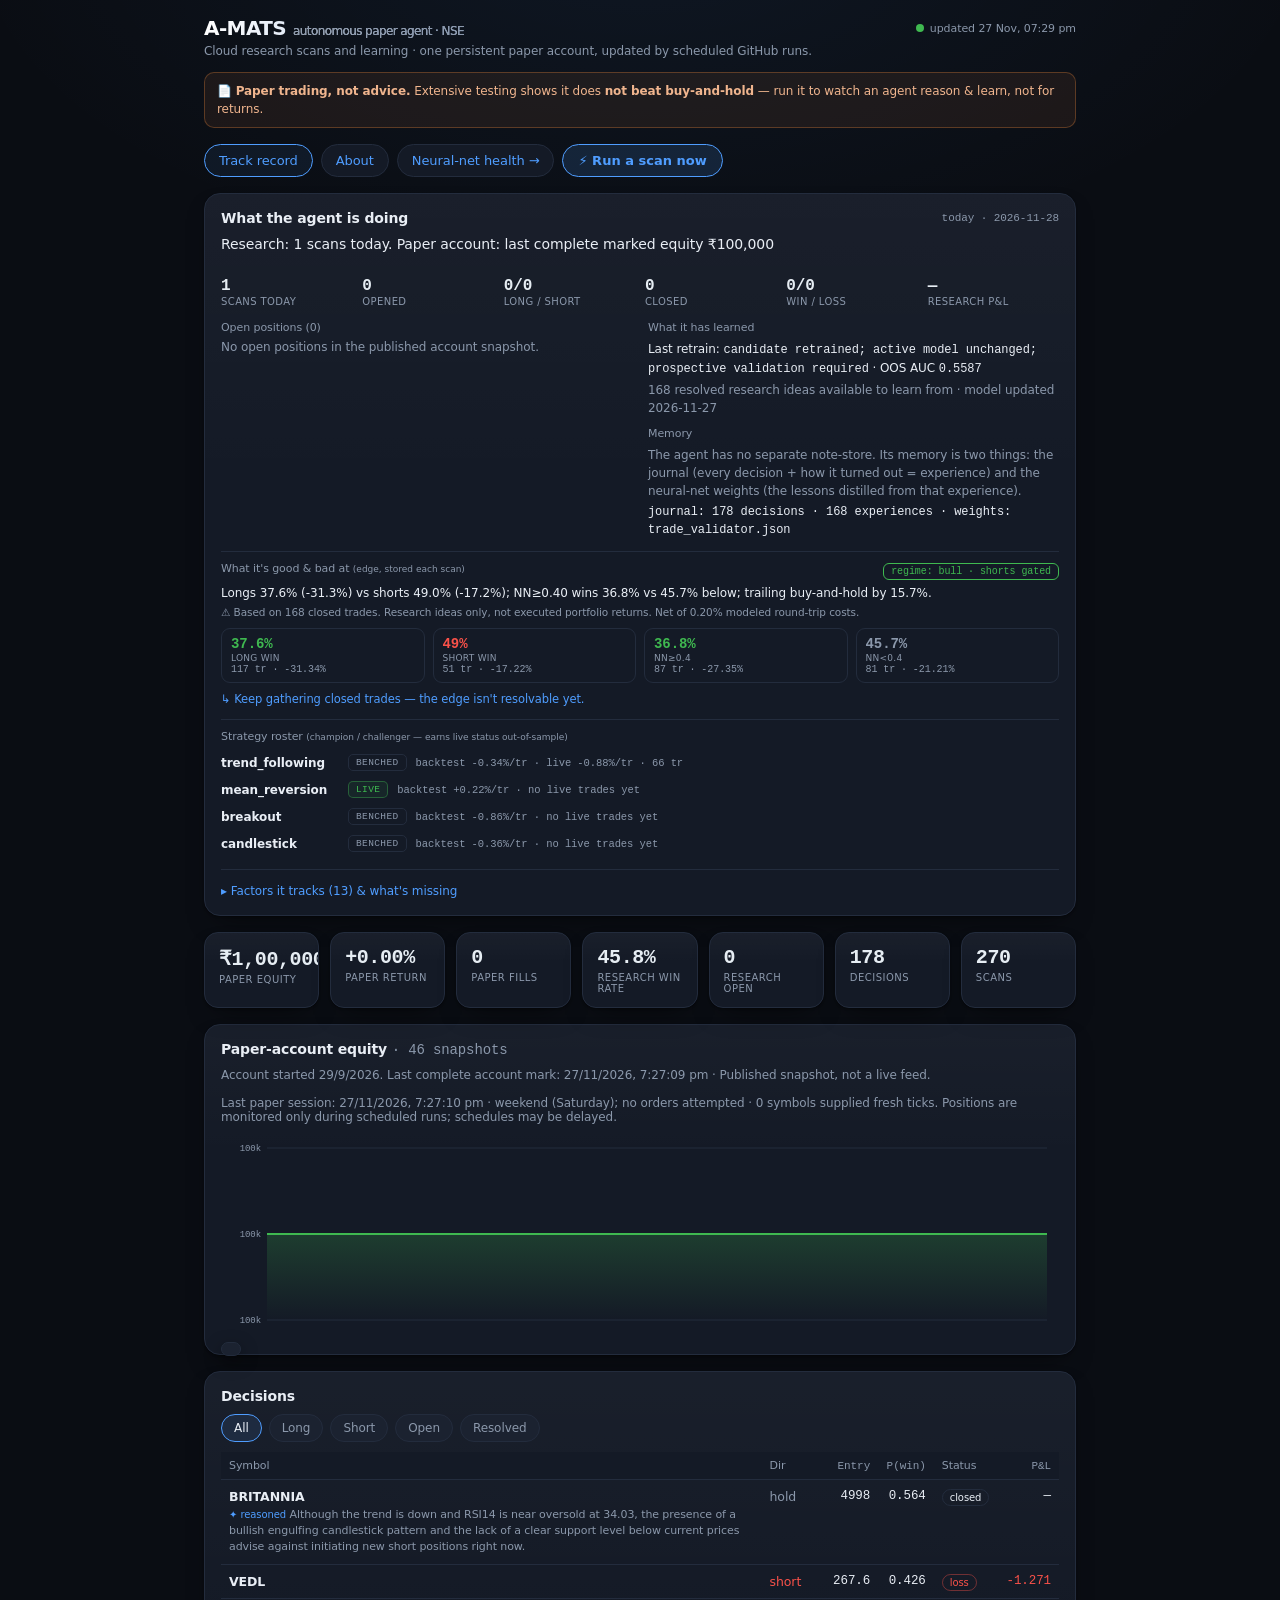
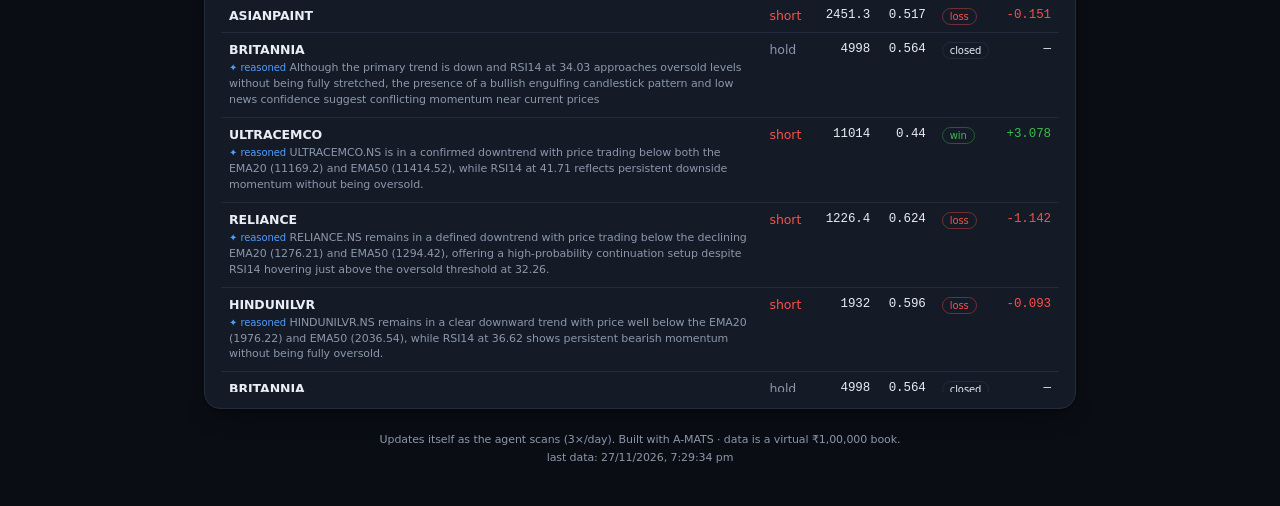
<file: docs/index.html>
<!doctype html>
<html lang="en">
<head>
<meta charset="utf-8" />
<meta name="viewport" content="width=device-width, initial-scale=1, viewport-fit=cover" />
<title>A-MATS · live autonomous trading agent</title>
<meta name="description" content="Live dashboard of an autonomous multi-agent that screens NSE stocks, reasons, paper-trades, and learns on its own — shown honestly against buy-and-hold." />
<meta name="theme-color" content="#0b0e14" />
<meta property="og:type" content="website" />
<meta property="og:site_name" content="A-MATS" />
<meta property="og:title" content="A-MATS — a live autonomous trading agent that learns (and stays honest)" />
<meta property="og:description" content="Screens the market, reasons, paper-trades, and learns on its own in the cloud. Shown against buy-and-hold. Paper trading, not advice." />
<meta property="og:url" content="https://leela1836.github.io/A-MATS/" />
<meta property="og:image" content="https://leela1836.github.io/A-MATS/og.png" />
<meta name="twitter:card" content="summary_large_image" />
<meta name="twitter:title" content="A-MATS — a live autonomous trading agent that learns (and stays honest)" />
<meta name="twitter:description" content="Screens, reasons, paper-trades, and learns on its own. Shown honestly against buy-and-hold." />
<meta name="twitter:image" content="https://leela1836.github.io/A-MATS/og.png" />
<style>
  :root{
    --bg:#0a0d13; --surface:#141a26; --surface2:#1b2230; --border:#232c3d;
    --border2:#2e3a54; --fg:#e9eef5; --muted:#8b98ab; --accent:#4f9dff;
    --green:#3fb950; --red:#f85149; --amber:#f0883e; --teal:#3fb9a0;
    --shadow:0 1px 2px rgba(0,0,0,.35), 0 12px 28px -14px rgba(0,0,0,.7);
    --sheen:linear-gradient(180deg, rgba(255,255,255,.025), rgba(255,255,255,0) 40%);
  }
  *{box-sizing:border-box}
  html,body{margin:0;color:var(--fg);overflow-x:hidden;letter-spacing:-.005em;
    background:radial-gradient(1100px 560px at 50% -8%, rgba(79,157,255,.07), transparent 62%), var(--bg);
    background-attachment:fixed;
    font-family:-apple-system,BlinkMacSystemFont,"Segoe UI",Roboto,system-ui,sans-serif;
    -webkit-font-smoothing:antialiased}
  a{color:var(--accent);text-decoration:none}
  .wrap{max-width:900px;margin:0 auto;padding:16px 14px 40px}
  .mono{font-family:ui-monospace,SFMono-Regular,Menlo,Consolas,monospace}
  header{display:flex;align-items:center;justify-content:space-between;gap:8px;margin-bottom:4px;flex-wrap:wrap}
  .brand{font-weight:800;font-size:20px;letter-spacing:-.03em;
    background:linear-gradient(92deg,#ffffff,#a9c1e6);-webkit-background-clip:text;background-clip:text;
    -webkit-text-fill-color:transparent}
  .brand span{color:var(--muted);font-weight:400;font-size:12px;margin-left:7px;-webkit-text-fill-color:var(--muted)}
  .live{display:flex;align-items:center;gap:6px;font-size:11px;color:var(--muted)}
  .dot{width:8px;height:8px;border-radius:50%;background:var(--green);
    box-shadow:0 0 0 0 rgba(63,185,80,.5);animation:pulse 2.4s infinite}
  @keyframes pulse{0%{box-shadow:0 0 0 0 rgba(63,185,80,.45)}70%{box-shadow:0 0 0 7px rgba(63,185,80,0)}100%{box-shadow:0 0 0 0 rgba(63,185,80,0)}}
  .sub{color:var(--muted);font-size:12px;margin:2px 0 14px}
  .note{background:rgba(240,136,62,.08);border:1px solid rgba(240,136,62,.3);
    color:#f0b58e;border-radius:10px;padding:9px 12px;font-size:12px;margin-bottom:16px;line-height:1.5}
  .nav{display:flex;gap:8px;margin-bottom:16px;flex-wrap:wrap}
  .nav a{background:var(--surface);border:1px solid var(--border);border-radius:999px;
    padding:8px 14px;font-size:13px;font-weight:500;transition:border-color .15s, color .15s, background .15s}
  .nav a:hover{border-color:var(--border2);color:var(--fg)}
  .nav a.active{border-color:var(--accent);color:var(--accent);background:rgba(79,157,255,.08)}
  .runbtn{background:rgba(79,157,255,.14);border:1px solid var(--accent);color:var(--accent);
    border-radius:999px;padding:8px 15px;font-size:13px;font-weight:600;cursor:pointer;font-family:inherit;
    transition:background .15s, transform .1s}
  .runbtn:hover{background:rgba(79,157,255,.22)}
  .runbtn:active{transform:translateY(1px)}
  .tokpanel{background:var(--surface);border:1px solid var(--border);border-radius:12px;padding:13px;margin-bottom:16px;font-size:12.5px;line-height:1.55}
  .tokpanel ol{margin:8px 0;padding-left:20px;color:var(--muted)}
  .tokpanel input{width:100%;background:var(--surface2);border:1px solid var(--border);color:var(--fg);
    border-radius:8px;padding:9px;font-family:ui-monospace,monospace;font-size:12px;margin:8px 0}
  .tokpanel .row{display:flex;gap:8px;align-items:center;flex-wrap:wrap}
  .tokpanel button{background:var(--accent);color:#0b0e14;border:0;border-radius:8px;padding:9px 16px;font-weight:600;cursor:pointer}
  .toast{position:fixed;left:50%;bottom:22px;transform:translateX(-50%);background:var(--surface2);
    border:1px solid var(--border);border-radius:10px;padding:11px 16px;font-size:13px;z-index:50;
    box-shadow:0 8px 30px rgba(0,0,0,.5);max-width:90vw}
  .tiles{display:grid;grid-template-columns:repeat(auto-fit,minmax(98px,1fr));gap:11px;margin-bottom:16px}
  .tile{background-image:var(--sheen);background-color:var(--surface);border:1px solid var(--border);
    border-radius:14px;padding:13px 14px;overflow:hidden;box-shadow:var(--shadow);
    transition:transform .16s ease, border-color .16s ease}
  .tile:hover{transform:translateY(-2px);border-color:var(--border2)}
  .tile .v{font-size:20px;font-weight:700;letter-spacing:-.02em}
  .tile .l{font-size:10px;color:var(--muted);margin-top:3px;text-transform:uppercase;letter-spacing:.05em}
  .card{background-image:var(--sheen);background-color:var(--surface);border:1px solid var(--border);
    border-radius:16px;padding:16px;margin-bottom:16px;box-shadow:var(--shadow);transition:border-color .2s ease}
  .card:hover{border-color:var(--border2)}
  .card h2{margin:0 0 10px;font-size:14px;font-weight:600;letter-spacing:-.01em}
  .chart{position:relative;width:100%;height:200px;touch-action:none}
  .tt{position:absolute;pointer-events:none;background:var(--surface2);border:1px solid var(--border);
    border-radius:8px;padding:6px 9px;font-size:11px;z-index:5;box-shadow:0 6px 18px rgba(0,0,0,.4);white-space:nowrap}
  .chips{display:flex;gap:7px;flex-wrap:wrap;margin-bottom:10px}
  .chip{background:var(--surface2);border:1px solid var(--border);color:var(--muted);border-radius:999px;
    padding:6px 12px;font-size:12px;cursor:pointer;user-select:none}
  .chip.on{border-color:var(--accent);color:var(--fg);background:rgba(79,157,255,.1)}
  table{width:100%;border-collapse:collapse;font-size:12.5px}
  th{text-align:left;color:var(--muted);font-weight:500;padding:7px 8px;font-size:11px;
    position:sticky;top:0;background:var(--surface)}
  td{padding:9px 8px;border-top:1px solid var(--border);vertical-align:top}
  .sym{font-weight:600}
  .long{color:var(--green)} .short{color:var(--red)} .hold{color:var(--muted)}
  .pill{font-size:10px;padding:2px 7px;border-radius:999px;border:1px solid var(--border)}
  .win{color:var(--green);border-color:rgba(63,185,80,.4)} .loss{color:var(--red);border-color:rgba(248,81,73,.4)}
  .th{color:var(--muted);font-size:11px;margin-top:3px;line-height:1.45;max-width:520px}
  .llm{color:var(--accent);font-size:10px}
  footer{color:var(--muted);font-size:11px;text-align:center;margin-top:22px;line-height:1.6}
  .empty{color:var(--muted);text-align:center;padding:26px;font-size:13px}
  .summary .shead{display:flex;align-items:center;justify-content:space-between;margin-bottom:8px}
  .headline{font-size:14px;line-height:1.5;margin:0 0 12px;color:var(--fg)}
  .headline{overflow-wrap:anywhere}
  .vshold{display:flex;flex-wrap:wrap;align-items:center;gap:4px 14px;margin:-4px 0 14px;
    font-family:ui-monospace,monospace;font-size:11px}
  .vshold .k{color:var(--muted);text-transform:uppercase;letter-spacing:.04em;font-size:10px}
  .leg{display:flex;gap:12px;font-family:ui-monospace,monospace;font-size:10px;color:var(--muted);margin-bottom:6px}
  .leg .a{color:var(--green)} .leg b{font-weight:400}
  .stoday{display:grid;grid-template-columns:repeat(auto-fit,minmax(80px,1fr));gap:10px;margin-bottom:14px}
  .stoday>div{min-width:0}
  .stoday .v{font-size:16px;font-weight:600}
  .stoday .l{font-size:10px;color:var(--muted);text-transform:uppercase;letter-spacing:.04em;margin-top:1px}
  .sgrid{display:grid;grid-template-columns:1fr;gap:16px}
  .sgrid>div{min-width:0}
  @media(min-width:620px){.sgrid{grid-template-columns:1fr 1fr}}
  .slabel{font-size:11px;color:var(--muted);margin-bottom:6px}
  .sbody{font-size:12px;line-height:1.5;color:var(--fg);overflow-wrap:anywhere}
  .sbody .mut{color:var(--muted)}
  .sopen{display:flex;flex-direction:column;gap:6px;max-height:210px;overflow-y:auto;overflow-x:hidden}
  .pos{border:1px solid var(--border);border-radius:9px;padding:7px 9px;font-size:11.5px}
  .pos .top{display:flex;justify-content:space-between;gap:2px 10px;align-items:baseline;flex-wrap:wrap}
  .pos .plan{color:var(--muted);font-family:ui-monospace,monospace;font-size:10.5px;overflow-wrap:anywhere}
  .pos .th{color:var(--muted);margin-top:3px;line-height:1.4}
  .sinsights{border-top:1px solid var(--border);margin-top:12px;padding-top:10px}
  .inshead{display:flex;align-items:center;justify-content:space-between;gap:8px;flex-wrap:wrap}
  .regchip{font-family:ui-monospace,monospace;font-size:10px;border:1px solid var(--muted);
    border-radius:6px;padding:2px 7px;color:var(--muted);white-space:nowrap}
  .inscaveat{font-size:10.5px;line-height:1.4;margin:0 0 8px;color:var(--amber)}
  .edgegrid{display:grid;grid-template-columns:repeat(auto-fit,minmax(84px,1fr));gap:8px;margin-bottom:8px}
  .edge{border:1px solid var(--border);border-radius:9px;padding:7px 9px}
  .edge .w{font-family:ui-monospace,monospace;font-size:14px;font-weight:600}
  .edge .el{font-size:9px;color:var(--muted);text-transform:uppercase;letter-spacing:.03em;margin-top:1px}
  .edge .em{font-size:10px;color:var(--muted);font-family:ui-monospace,monospace;margin-top:1px}
  .issug{font-size:11.5px;color:var(--accent);line-height:1.45}
  .sroster{border-top:1px solid var(--border);margin-top:12px;padding-top:10px}
  .rrow{display:flex;align-items:center;gap:9px;padding:5px 0;font-size:12px;flex-wrap:wrap}
  .rname{font-weight:600;min-width:118px}
  .rbadge{font-size:9.5px;font-family:ui-monospace,monospace;text-transform:uppercase;letter-spacing:.04em;
    border-radius:5px;padding:2px 7px;border:1px solid}
  .rbadge.live{color:var(--green);border-color:rgba(63,185,80,.4);background:rgba(63,185,80,.08)}
  .rbadge.shadow{color:var(--amber);border-color:rgba(240,136,62,.4);background:rgba(240,136,62,.08)}
  .rbadge.benched{color:var(--muted);border-color:var(--border)}
  .rmeta{color:var(--muted);font-family:ui-monospace,monospace;font-size:10.5px}
  .sfactors{border-top:1px solid var(--border);margin-top:12px;padding-top:10px}
  .flink{color:var(--accent);font-size:12px;cursor:pointer;user-select:none}
  .fchips{display:flex;flex-wrap:wrap;gap:6px;margin:8px 0}
  .fchip{font-size:10px;font-family:ui-monospace,monospace;color:var(--muted);
    border:1px solid var(--border);border-radius:5px;padding:2px 6px}
</style>
</head>
<body>
<div class="wrap">
  <header>
    <div class="brand">A-MATS<span>autonomous paper agent · NSE</span></div>
    <div class="live"><span class="dot"></span><span id="updated">connecting…</span></div>
  </header>
  <div class="sub">Cloud research scans and learning · one persistent paper account, updated by scheduled GitHub runs.</div>
  <div class="note">📄 <b>Paper trading, not advice.</b> Extensive testing shows it does <b>not beat buy-and-hold</b> — run it to watch an agent reason &amp; learn, not for returns.</div>

  <div class="nav">
    <a class="active" href="./">Track record</a>
    <a href="./about.html">About</a>
    <a href="./nn.html">Neural-net health →</a>
    <button class="runbtn" onclick="runScan()">⚡ Run a scan now</button>
  </div>

  <div class="tokpanel" id="tokpanel" hidden>
    One-tap scans trigger the GitHub Action directly. That needs a token, kept
    <b>only in this browser</b> — never uploaded, never in the page.
    <ol>
      <li>GitHub → <b>Settings → Developer settings → Fine-grained tokens → Generate</b>.</li>
      <li>Repository access: <b>only A-MATS</b>. Permissions → <b>Actions: Read and write</b>.</li>
      <li>Paste it below (starts <span class="mono">github_pat_…</span>).</li>
    </ol>
    <input id="tokin" type="password" placeholder="github_pat_..." autocomplete="off" />
    <div class="row">
      <button onclick="saveTok()">Save &amp; enable</button>
      <a href="https://github.com/leela1836/A-MATS/actions/workflows/scan.yml" target="_blank" rel="noopener">…or just open the Actions page</a>
    </div>
  </div>

  <div class="card summary" id="summary" hidden>
    <div class="shead">
      <h2 style="margin:0">What the agent is doing</h2>
      <span class="mono" style="color:var(--muted);font-size:11px" id="sday"></span>
    </div>
    <p class="headline" id="headline"></p>
    <div class="vshold" id="vshold" hidden></div>
    <div class="stoday" id="stoday"></div>
    <div class="sgrid">
      <div>
        <div class="slabel">Open positions <span id="sopenct"></span></div>
        <div class="sopen" id="sopen"></div>
      </div>
      <div>
        <div class="slabel">What it has learned</div>
        <div class="sbody" id="slearn"></div>
        <div class="slabel" style="margin-top:10px">Memory</div>
        <div class="sbody" id="smem"></div>
      </div>
    </div>
    <div class="sinsights" id="sinsights" hidden>
      <div class="inshead">
        <div class="slabel">What it's good &amp; bad at <span style="font-size:9px;text-transform:none;letter-spacing:0">(edge, stored each scan)</span></div>
        <span class="regchip" id="insRegime"></span>
      </div>
      <p class="sbody" id="insHead" style="margin:3px 0 3px"></p>
      <p class="inscaveat" id="insCaveat"></p>
      <div class="edgegrid" id="edgegrid"></div>
      <div class="issug" id="insSug"></div>
    </div>
    <div class="sroster" id="sroster" hidden>
      <div class="slabel">Strategy roster <span style="font-size:9px;text-transform:none;letter-spacing:0">(champion / challenger — earns live status out-of-sample)</span></div>
      <div id="rosterrows"></div>
    </div>
    <div class="sfactors">
      <span class="flink" id="ftoggle"></span>
      <div id="fbody" hidden></div>
    </div>
  </div>

  <div class="tiles" id="tiles"></div>

  <div class="card">
    <h2>Paper-account equity <span class="mono" style="color:var(--muted);font-weight:400" id="eqmeta"></span></h2>
    <p class="sub" id="accountStatus"></p>
    <p class="sub" id="runnerStatus"></p>
    <div class="chart" id="chart"></div>
  </div>

  <div class="card">
    <h2>Decisions</h2>
    <div class="chips" id="chips"></div>
    <div style="max-height:60vh;overflow:auto">
      <table><thead><tr>
        <th>Symbol</th><th>Dir</th><th class="mono" style="text-align:right">Entry</th>
        <th class="mono" style="text-align:right">P(win)</th><th>Status</th><th class="mono" style="text-align:right">P&amp;L</th>
      </tr></thead><tbody id="rows"></tbody></table>
    </div>
  </div>

  <footer>
    Updates itself as the agent scans (3×/day). Built with A-MATS · data is a virtual ₹1,00,000 book.<br>
    <span id="stamp"></span>
  </footer>
</div>
<div class="toast" id="toast" hidden></div>

<script>
// ── trigger a scan (workflow_dispatch) ── token lives only in localStorage
const REPO='leela1836/A-MATS', WF='scan.yml', REF='master';
const ghTok=()=>localStorage.getItem('amats_ghtok')||'';
function toast(m){const t=document.getElementById('toast');t.textContent=m;t.hidden=false;
  clearTimeout(t._t);t._t=setTimeout(()=>t.hidden=true,4500);}
function saveTok(){const v=document.getElementById('tokin').value.trim();
  if(!v){toast('Paste a token first');return;}
  localStorage.setItem('amats_ghtok',v);document.getElementById('tokpanel').hidden=true;
  document.getElementById('tokin').value='';toast('Saved in this browser — tap Run a scan again');}
async function runScan(){
  if(!ghTok()){document.getElementById('tokpanel').hidden=false;
    document.getElementById('tokpanel').scrollIntoView({behavior:'smooth'});return;}
  toast('Queuing scan…');
  try{
    const r=await fetch(`https://api.github.com/repos/${REPO}/actions/workflows/${WF}/dispatches`,{
      method:'POST',headers:{'Authorization':'Bearer '+ghTok(),'Accept':'application/vnd.github+json',
        'X-GitHub-Api-Version':'2022-11-28'},body:JSON.stringify({ref:REF})});
    if(r.status===204){toast('✅ Scan queued — data refreshes in ~3 min');}
    else if(r.status===401||r.status===403){localStorage.removeItem('amats_ghtok');
      toast('⚠️ Token rejected — add it again');document.getElementById('tokpanel').hidden=false;}
    else toast('Could not queue (HTTP '+r.status+')');
  }catch(e){toast('Network error — check connection');}
}
</script>

<script>
const C={green:'#3fb950',red:'#f85149',muted:'#8b98ab',accent:'#4f9dff',border:'#232c3d',surface2:'#1a2130',fg:'#e6edf3'};
const inr=n=>n==null?'—':'₹'+Math.round(n).toLocaleString('en-IN');
let FILTER='all', DATA=null;

function tiles(s,eq){
  const last=DATA.summary?.paper_account?.portfolio||{equity:null,return_percent:null};
  const ret=last.return_percent;
  const t=[
    ['Paper equity',last.equity==null?'—':inr(last.equity),C.fg],
    ['Paper return',ret==null?'—':(ret>=0?'+':'')+ret.toFixed(2)+'%',ret>0?C.green:ret<0?C.red:C.fg],
    ['Paper fills',(DATA.summary?.paper_account?.trades||[]).length,C.fg],
    ['Research win rate',s.win_rate_pct==null?'—':s.win_rate_pct+'%',C.fg],
    ['Research open',s.open,C.fg],
    ['Decisions',s.decisions,C.fg],
    ['Scans',s.scans,C.fg],
  ];
  document.getElementById('tiles').innerHTML=t.map(([l,v,c])=>
    `<div class="tile"><div class="v mono" style="color:${c}">${v}</div><div class="l">${l}</div></div>`).join('');
}

function chart(eq){
  const el=document.getElementById('chart'); el.innerHTML='';
  if(!eq.length){el.innerHTML='<div class="empty">No published paper-account history yet. Check the latest GitHub workflow.</div>';return;}
  const W=el.clientWidth,H=el.clientHeight,P={t:10,r:12,b:18,l:46};
  const pts=eq.map((p,i)=>({i,v:p.equity,b:(typeof p.benchmark==='number'?p.benchmark:null),ts:p.ts}));
  const hasB=pts.some(p=>p.b!==null);
  const vals=pts.flatMap(p=>p.b!==null?[p.v,p.b]:[p.v]);
  const pad=Math.max((Math.max(...vals)-Math.min(...vals))*.08,1);
  const lo=Math.min(...vals)-pad,hi=Math.max(...vals)+pad,span=hi-lo;
  const x=i=>P.l+(pts.length===1 ? 0.5 : i/(pts.length-1))*(W-P.l-P.r);
  const y=v=>P.t+(hi-v)/span*(H-P.t-P.b);
  const up=pts[pts.length-1].v>=pts[0].v, col=up?C.green:C.red;
  const d=pts.map((p,i)=>(i?'L':'M')+x(i).toFixed(1)+','+y(p.v).toFixed(1)).join(' ');
  const area=d+`L${x(pts.length-1).toFixed(1)},${(H-P.b).toFixed(1)}L${x(0).toFixed(1)},${(H-P.b).toFixed(1)}Z`;
  const bd=hasB?pts.map((p,i)=>(p.b===null?'':((i===0||pts[i-1].b===null?'M':'L')+x(i).toFixed(1)+','+y(p.b).toFixed(1)))).join(' ').trim():'';
  const grid=[hi,(hi+lo)/2,lo].map(v=>`<line x1="${P.l}" x2="${W-P.r}" y1="${y(v)}" y2="${y(v)}" stroke="${C.border}"/>
    <text x="${P.l-6}" y="${y(v)+3}" fill="${C.muted}" font-size="9" text-anchor="end" font-family="monospace">${(v/1000).toFixed(0)}k</text>`).join('');
  el.innerHTML=`<svg width="${W}" height="${H}" id="svg">
    <defs><linearGradient id="g" x1="0" y1="0" x2="0" y2="1">
      <stop offset="0" stop-color="${col}" stop-opacity=".22"/><stop offset="1" stop-color="${col}" stop-opacity="0"/></linearGradient></defs>
    ${grid}<path d="${area}" fill="url(#g)"/>
    ${bd?`<path d="${bd}" fill="none" stroke="${C.muted}" stroke-width="1.25" stroke-dasharray="4 3" opacity="0.85"/>`:''}
    <path d="${d}" fill="none" stroke="${col}" stroke-width="1.8"/>
    ${pts.length===1?`<circle cx="${x(0)}" cy="${y(pts[0].v)}" r="4" fill="${col}"/><text x="${x(0)}" y="${y(pts[0].v)-12}" text-anchor="middle" fill="${C.fg}" font-size="12">${inr(pts[0].v)} · first account snapshot</text>`:''}
    <g id="cross" style="display:none"><line stroke="${C.muted}" stroke-dasharray="3 3"/><circle r="3.5" fill="${col}" stroke="#131824" stroke-width="1.5"/></g></svg>`;
  const svg=el.querySelector('#svg'),cross=el.querySelector('#cross'),line=cross.querySelector('line'),dotc=cross.querySelector('circle');
  let tt=el.querySelector('.tt'); if(!tt){tt=document.createElement('div');tt.className='tt';el.appendChild(tt);}
  function move(ev){
    const r=svg.getBoundingClientRect();const cx=(ev.touches?ev.touches[0].clientX:ev.clientX)-r.left;
    let i=Math.round(((cx-P.l)/(W-P.l-P.r))*(pts.length-1));i=Math.max(0,Math.min(pts.length-1,i));
    const p=pts[i];cross.style.display='';line.setAttribute('x1',x(i));line.setAttribute('x2',x(i));
    line.setAttribute('y1',P.t);line.setAttribute('y2',H-P.b);dotc.setAttribute('cx',x(i));dotc.setAttribute('cy',y(p.v));
    tt.style.display='';tt.innerHTML=`<b>${inr(p.v)}</b>${p.b!==null?`<br><span style="color:${C.muted}">hold ${inr(p.b)}</span>`:''}<br><span style="color:${C.muted}">${(p.ts||'').slice(0,10)}</span>`;
    tt.style.left=Math.min(Math.max(x(i)-tt.offsetWidth/2,2),W-tt.offsetWidth-2)+'px';tt.style.top='6px';
  }
  svg.addEventListener('pointermove',move);svg.addEventListener('touchmove',move,{passive:true});
  svg.addEventListener('pointerleave',()=>{cross.style.display='none';tt.style.display='none'});
}

function chips(){
  const f=[['all','All'],['long','Long'],['short','Short'],['open','Open'],['closed','Resolved']];
  document.getElementById('chips').innerHTML=f.map(([k,l])=>
    `<span class="chip ${FILTER===k?'on':''}" data-f="${k}">${l}</span>`).join('');
  document.querySelectorAll('.chip').forEach(c=>c.onclick=()=>{FILTER=c.dataset.f;chips();rows();});
}

function rows(){
  const ds=(DATA.decisions||[]).filter(d=>{
    if(FILTER==='all')return true;
    if(FILTER==='open')return d.status==='open';
    if(FILTER==='closed')return d.status==='closed'&&d.direction!=='hold';
    return d.direction===FILTER;});
  const body=document.getElementById('rows');
  if(!ds.length){body.innerHTML='<tr><td colspan="6" class="empty">No decisions match.</td></tr>';return;}
  body.innerHTML=ds.map(d=>{
    const st=d.status==='closed'&&d.outcome&&d.outcome!=='flat'
      ? `<span class="pill ${d.outcome}">${d.outcome}</span>` : `<span class="pill">${d.status}</span>`;
    const pnl=d.pnl_pct==null?'—':`<span class="${d.pnl_pct>0?'long':d.pnl_pct<0?'short':'hold'}">${d.pnl_pct>0?'+':''}${d.pnl_pct}</span>`;
    const th=(d.source==='llm'&&d.thesis)?`<div class="th"><span class="llm">✦ reasoned</span> ${d.thesis}</div>`:'';
    return `<tr><td><span class="sym">${d.symbol.replace('.NS','')}</span>${th}</td>
      <td class="${d.direction}">${d.direction}</td>
      <td class="mono" style="text-align:right">${d.entry_price??'—'}</td>
      <td class="mono" style="text-align:right">${d.nn_score??'—'}</td>
      <td>${st}</td><td class="mono" style="text-align:right">${pnl}</td></tr>`;}).join('');
}

function esc(x){return (x==null?'':String(x)).replace(/[&<>]/g,c=>({'&':'&amp;','<':'&lt;','>':'&gt;'}[c]));}
function summaryPanel(s){
  const el=document.getElementById('summary'); if(!s){el.hidden=true;return;} el.hidden=false;
  const t=s.today, p=s.portfolio||{}, L=s.learning||{}, M=s.memory||{}, F=s.factors||{};
  document.getElementById('sday').textContent='today · '+(t.date||'');
  document.getElementById('headline').textContent=s.headline||'';
  const B=s.benchmark||{}, vh=document.getElementById('vshold');
  if(B.return_percent!=null){
    const ar=p.return_percent, sp=B.spread_pct;
    const g=v=>v>=0?C.green:C.red, sgn=v=>(v>=0?'+':'')+v.toFixed(2)+'%';
    vh.hidden=false;
    vh.innerHTML=`<span class="k">vs buy &amp; hold</span>`
      +(ar!=null?`<span>agent <b style="color:${g(ar)}">${sgn(ar)}</b></span>`:'')
      +`<span style="color:${C.muted}">hold ${sgn(B.return_percent)}</span>`
      +(sp!=null?`<span>spread <b style="color:${g(sp)}">${sgn(sp)}</b></span>`:'');
  } else vh.hidden=true;
  const pnlCol=t.realized_pnl_pct==null?C.fg:t.realized_pnl_pct>=0?C.green:C.red;
  const wl=t.wins>t.losses?C.green:t.losses>t.wins?C.red:C.fg;
  const cells=[
    ['scans today',t.scans,C.fg],['opened',t.opened,C.fg],
    ['long / short',t.longs+'/'+t.shorts,C.fg],['closed',t.closed,C.fg],
    ['win / loss',t.wins+'/'+t.losses,wl],
    ['research P&L',t.realized_pnl_pct==null?'—':(t.realized_pnl_pct>=0?'+':'')+t.realized_pnl_pct+'%',pnlCol],
  ];
  document.getElementById('stoday').innerHTML=cells.map(([l,v,c])=>
    `<div><div class="v mono" style="color:${c}">${v}</div><div class="l">${l}</div></div>`).join('');

  document.getElementById('sopenct').textContent='('+(s.open_positions||[]).length+')';
  const op=s.open_positions||[];
  document.getElementById('sopen').innerHTML=op.length?op.map(x=>{
    const dc=x.direction==='long'?'long':'short';
    return `<div class="pos"><div class="top">
      <span><span class="${dc}">${esc(x.direction)}</span> <b class="sym">${esc((x.symbol||'').replace('.NS',''))}</b>${x.reasoned?' <span class="llm">✦</span>':''}</span>
      <span class="plan">${x.entry??'—'} → ${x.target??'—'} · stop ${x.stop??'—'}</span></div>
      ${x.thesis?`<div class="th">${esc(x.thesis)}</div>`:''}</div>`;
  }).join(''):'<div class="mut" style="font-size:12px;color:var(--muted)">'+(s.paper_account?.available?'No open positions in the published account snapshot.':'Paper-account positions unavailable.')+'</div>';

  const last=L.last, mdl=L.model||{};
  document.getElementById('slearn').innerHTML=(last
    ? `Last retrain: <span class="mono">${esc(last.note)}</span>${last.oos_auc!=null?` · OOS AUC <span class="mono">${last.oos_auc}</span>`:''}`
    : 'Nothing learned from its own trades yet — it needs closed trades first.')
    +`<div class="mut" style="margin-top:3px">${L.experience_available||0} resolved research ideas available to learn from · model ${mdl.available?('updated '+(mdl.updated_at||'').slice(0,10)):'not built'}</div>`;
  document.getElementById('smem').innerHTML=
    `<span class="mut">${esc(M.what_it_is||'')}</span>`
    +`<div class="mono" style="margin-top:3px">journal: ${M.journal_decisions_total||0} decisions · ${M.journal_experiences||0} experiences · weights: ${esc(M.model_path||'')}</div>`;

  // insights — what it's good & bad at (persisted each scan)
  const I=s.insights, si=document.getElementById('sinsights'), RG=s.regime;
  if(I && I.overall && I.overall.resolved>0){
    si.hidden=false;
    const rc=document.getElementById('insRegime');
    if(RG && RG.regime){
      const col=RG.regime==='bull'?C.green:RG.regime==='bear'?C.red:C.muted;
      rc.textContent='regime: '+RG.regime+(RG.regime!=='bear'?' · shorts gated':'');
      rc.style.color=col; rc.style.borderColor=col; rc.title=RG.note||'';
    } else rc.textContent='';
    document.getElementById('insHead').textContent=I.headline||'';
    const cav=document.getElementById('insCaveat');
    cav.textContent=I.caveat?('⚠ '+I.caveat):'';
    cav.style.color=I.significant?C.muted:'#f0883e';
    const g=v=>v>=0?C.green:C.red;
    const edge=(lab,b,col)=>{
      const wr=b.win_rate==null?'—':b.win_rate+'%';
      const net=b.net_pct==null?'':` · ${b.net_pct>=0?'+':''}${b.net_pct}%`;
      return `<div class="edge"><div class="w" style="color:${col}">${wr}</div>`
        +`<div class="el">${lab}</div><div class="em">${b.trades} tr${net}</div></div>`;
    };
    const th=I.nn_gate.threshold;
    document.getElementById('edgegrid').innerHTML=
      edge('long win',I.by_direction.long,C.green)
      +edge('short win',I.by_direction.short,C.red)
      +edge('NN≥'+th,I.nn_gate.hi,C.green)
      +edge('NN&lt;'+th,I.nn_gate.lo,C.muted);
    document.getElementById('insSug').textContent=I.suggestion?('↳ '+I.suggestion):'';
  } else si.hidden=true;

  // strategy roster — champion/challenger scoreboard
  const R=s.strategies||[], sr=document.getElementById('sroster');
  if(R.length){
    sr.hidden=false;
    const edge=v=>v==null?'—':(v>=0?'+':'')+v+'%';
    document.getElementById('rosterrows').innerHTML=R.map(x=>{
      const live=x.live_trades? `live ${edge(x.live_avg)}/tr · ${x.live_trades} tr` : 'no live trades yet';
      return `<div class="rrow"><span class="rname">${esc(x.name)}</span>`
        +`<span class="rbadge ${x.status}">${esc(x.status)}</span>`
        +`<span class="rmeta">backtest ${edge(x.backtest_edge)}/tr · ${esc(live)}</span></div>`;
    }).join('');
  } else sr.hidden=true;

  const ft=document.getElementById('ftoggle'), fb=document.getElementById('fbody'), tracked=F.tracked||[];
  const setTog=()=>ft.textContent=(fb.hidden?'▸':'▾')+` Factors it tracks (${tracked.length}) & what's missing`;
  fb.innerHTML=`<div class="fchips">${tracked.map(f=>`<span class="fchip">${esc(f)}</span>`).join('')}</div><div class="mut" style="font-size:11.5px;line-height:1.45">${esc(F.note||'')}</div>`;
  setTog(); ft.onclick=()=>{fb.hidden=!fb.hidden;setTog();};
}

function render(){
  summaryPanel(DATA.summary);
  const account=DATA.summary?.paper_account||{};
  document.getElementById('accountStatus').textContent=account.available
    ? (account.funded_at?'Account started '+new Date(account.funded_at).toLocaleDateString('en-IN')+'. ':'')+'Last complete account mark: '+new Date(account.as_of).toLocaleString('en-IN')+' · Published snapshot, not a live feed.'
    : (account.reason||'No complete paper-account mark available.')+' Equity and returns are unavailable; research decisions are not portfolio results.';
  const runner=account.runner;
  document.getElementById('runnerStatus').textContent=runner
    ? 'Last paper session: '+new Date(runner.heartbeat).toLocaleString('en-IN')+' · '+runner.event
      +' · '+(runner.fresh_symbols_received||[]).length+' symbols supplied fresh ticks.'
      +(runner.preparation_errors?.length?' History unavailable for '+runner.preparation_errors.length+' symbols.':'')
      +' Positions are monitored only during scheduled runs; schedules may be delayed.'
    : 'Account funded with virtual cash. The next scheduled market session will collect fresh prices.';
  tiles(DATA.stats,DATA.equity);
  const hasB=(DATA.equity||[]).some(p=>typeof p.benchmark==='number');
  document.getElementById('eqmeta').innerHTML=(DATA.equity.length?`· ${DATA.equity.length} snapshots`:'')
    +(hasB?`　<span style="color:var(--green)">— agent</span> <span style="color:var(--muted)">--- buy &amp; hold</span>`:'');
  chart(DATA.equity);chips();rows();
  const g=new Date(DATA.generated_at);
  document.getElementById('updated').textContent='updated '+g.toLocaleString('en-IN',{hour:'2-digit',minute:'2-digit',day:'numeric',month:'short'});
  document.getElementById('stamp').textContent='last data: '+g.toLocaleString('en-IN');
}

async function load(){
  try{
    const r=await fetch('data.json?t='+Date.now(),{cache:'no-store'});
    if(!r.ok)throw new Error('Dashboard data request failed: HTTP '+r.status);
    DATA=await r.json();render();
  }catch(e){document.getElementById('updated').textContent='dashboard update failed';
    console.error(e);
    document.getElementById('tiles').innerHTML='<div class="empty" style="grid-column:1/-1">Could not load the dashboard: '+esc(e.message)+'. Check the Pages deployment.</div>';}
}
load();
setInterval(load,60000);
document.addEventListener('visibilitychange',()=>{if(!document.hidden)load()});
window.addEventListener('resize',()=>{if(DATA)chart(DATA.equity)});
</script>
</body>
</html>
</file>
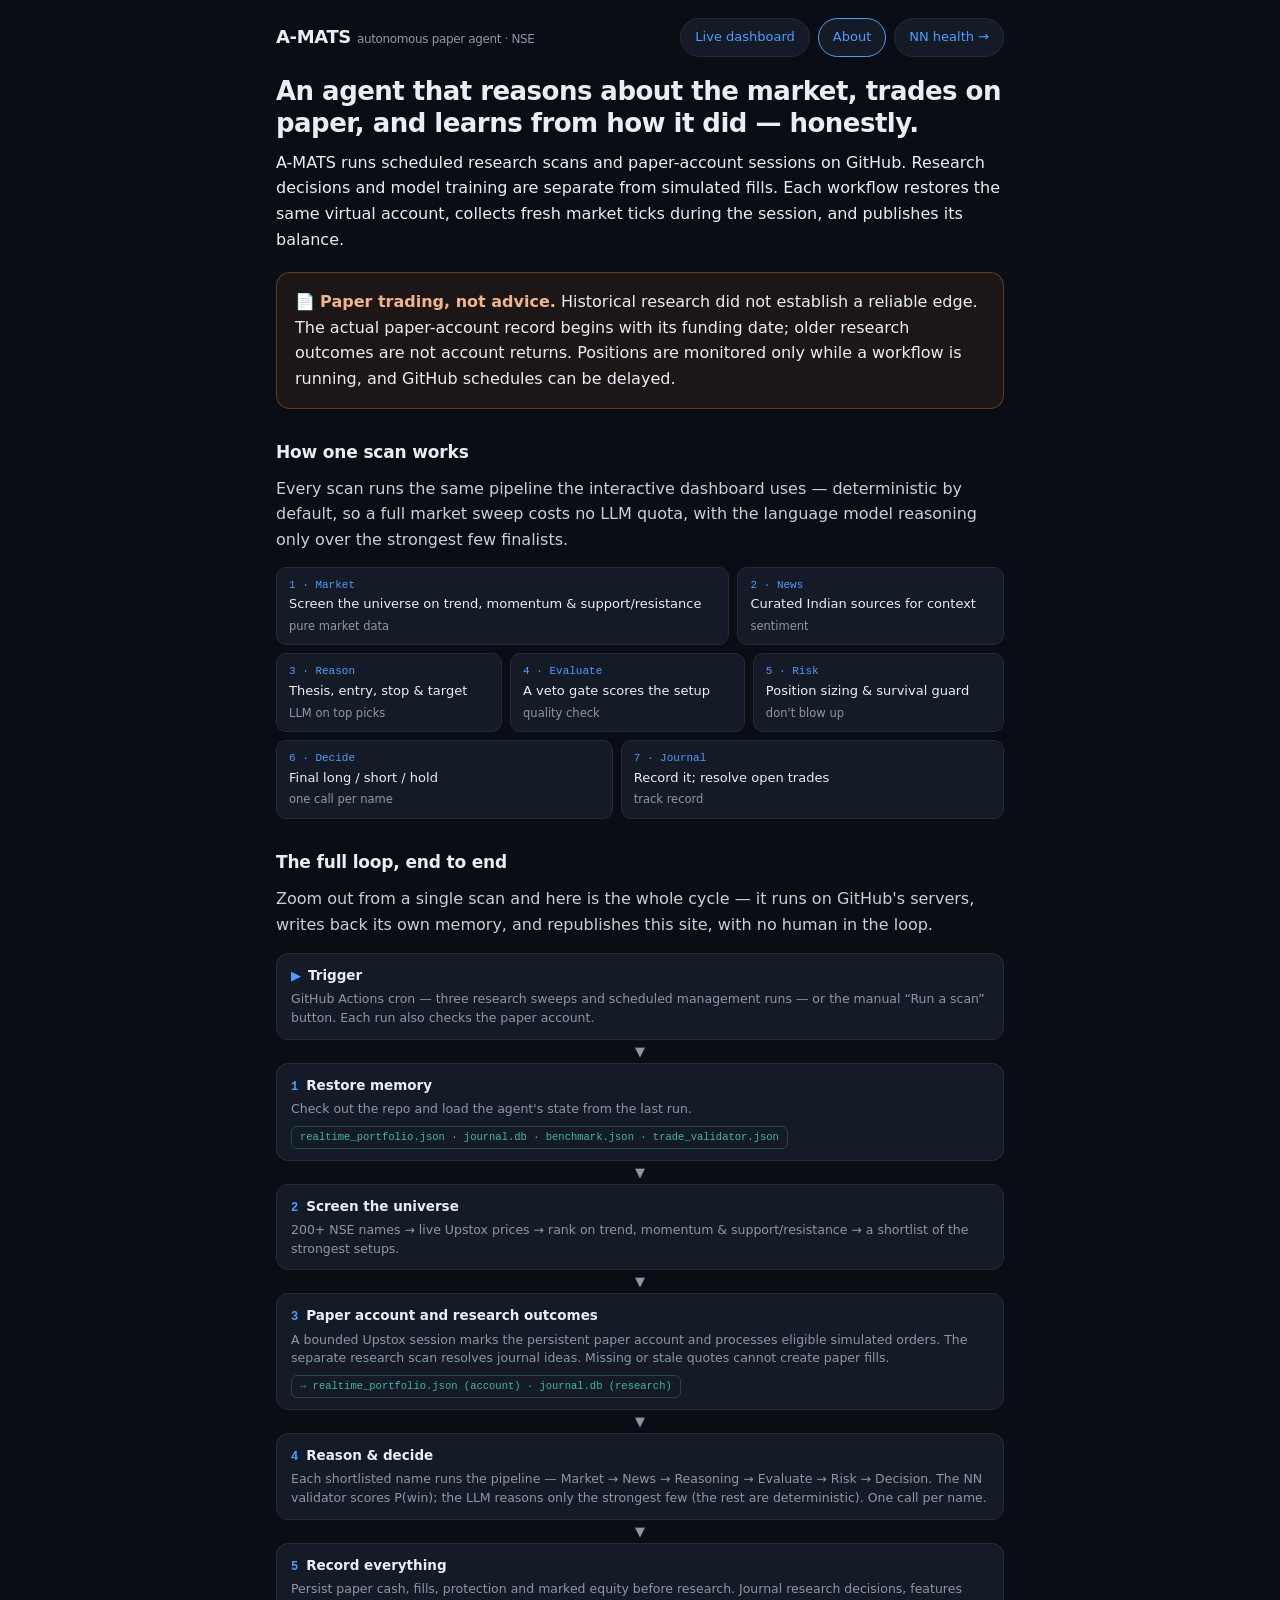
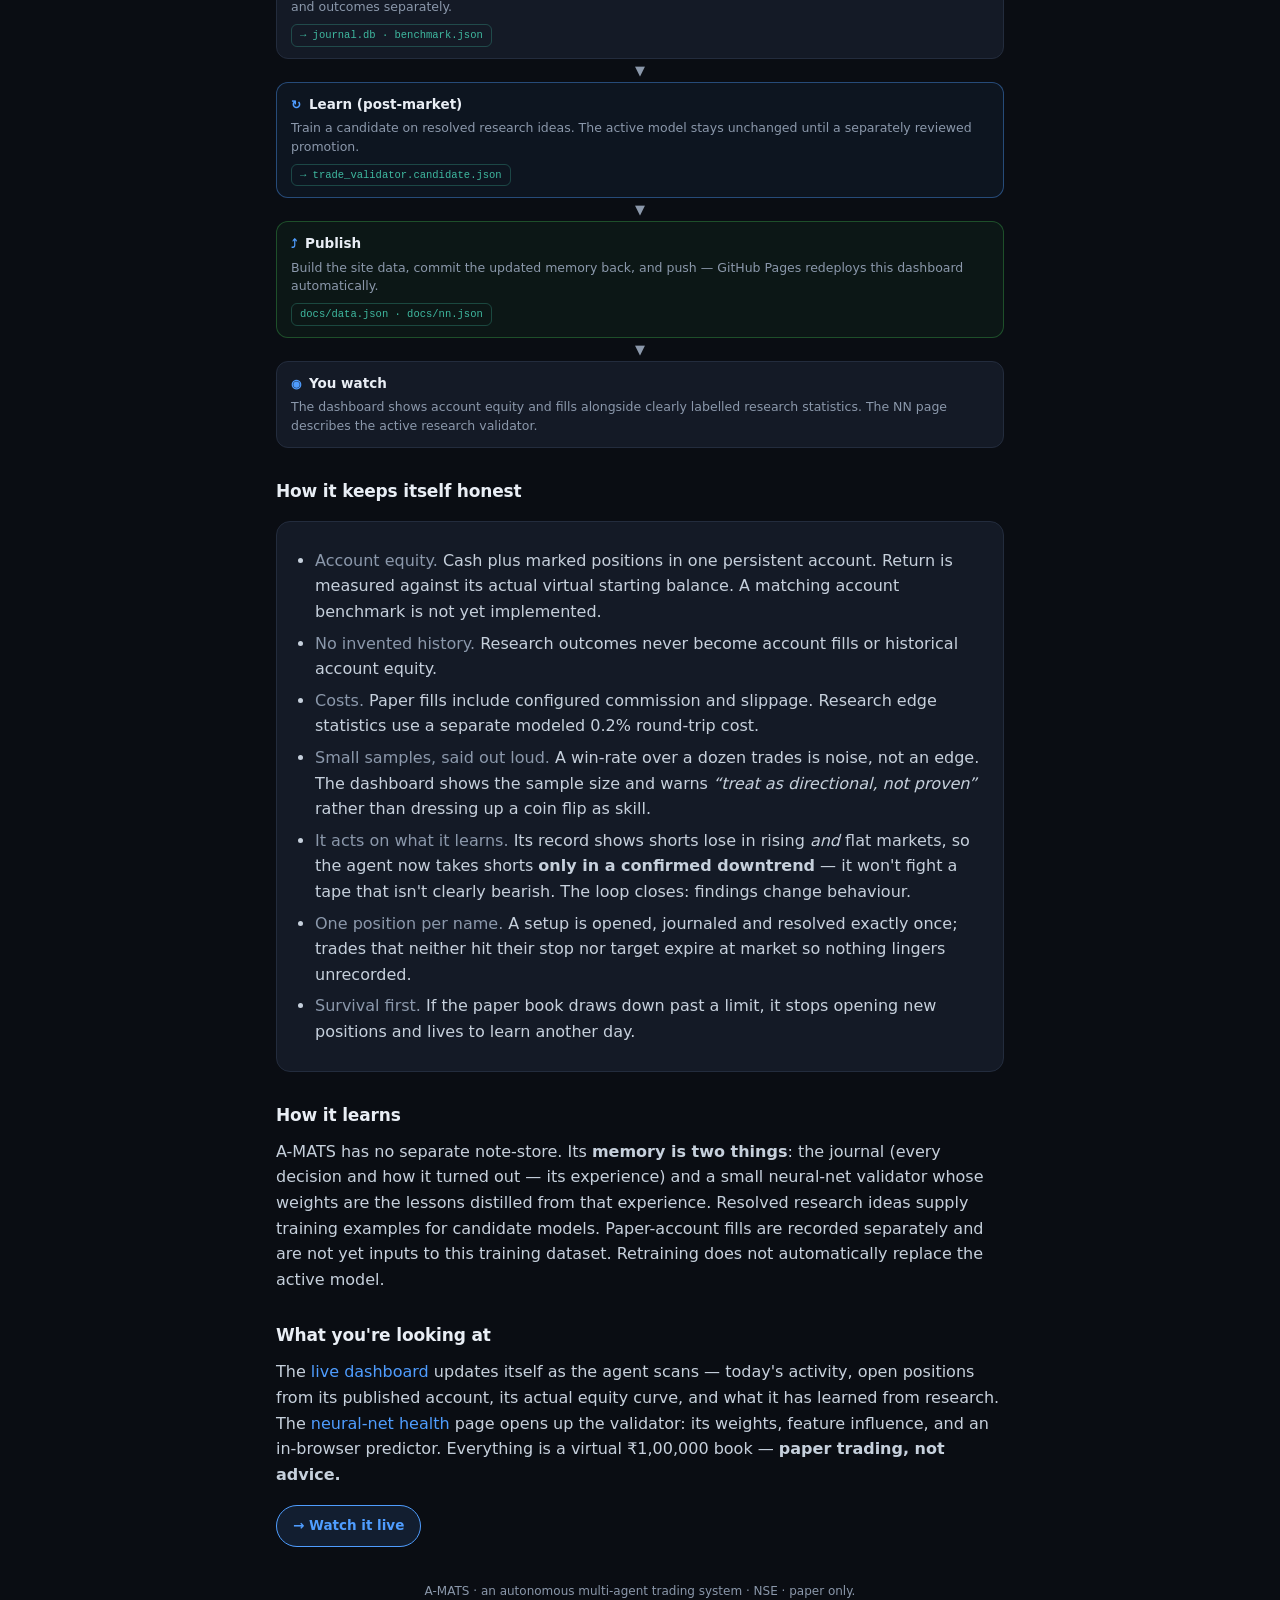
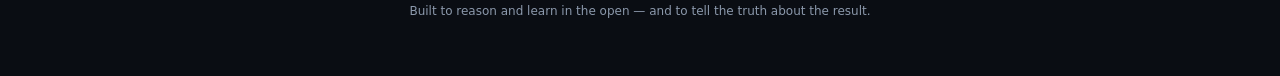
<file: docs/about.html>
<!doctype html>
<html lang="en">
<head>
<meta charset="utf-8" />
<meta name="viewport" content="width=device-width, initial-scale=1, viewport-fit=cover" />
<title>A-MATS · what it is &amp; what we learned</title>
<meta name="description" content="An autonomous multi-agent that screens NSE stocks, reasons about them, paper-trades, and learns from its own results — and the honest lesson it teaches about markets." />
<meta name="theme-color" content="#0b0e14" />
<!-- social preview -->
<meta property="og:type" content="website" />
<meta property="og:site_name" content="A-MATS" />
<meta property="og:title" content="A-MATS — an autonomous trading agent that learns (and stays honest)" />
<meta property="og:description" content="It screens the market, reasons, paper-trades, and learns on its own in the cloud. The honest finding: it does not beat buy-and-hold — and that's the point." />
<meta property="og:url" content="https://leela1836.github.io/A-MATS/about.html" />
<meta property="og:image" content="https://leela1836.github.io/A-MATS/og.png" />
<meta name="twitter:card" content="summary_large_image" />
<meta name="twitter:title" content="A-MATS — an autonomous trading agent that learns (and stays honest)" />
<meta name="twitter:description" content="Screens, reasons, paper-trades, and learns on its own. The honest finding: it does not beat buy-and-hold." />
<meta name="twitter:image" content="https://leela1836.github.io/A-MATS/og.png" />
<style>
  :root{
    --bg:#0a0d13; --surface:#141a26; --surface2:#1b2230; --border:#232c3d;
    --border2:#2e3a54; --fg:#e9eef5; --muted:#8b98ab; --accent:#4f9dff; --green:#3fb950;
    --red:#f85149; --amber:#f0883e; --teal:#3fb9a0;
  }
  *{box-sizing:border-box}
  html,body{margin:0;background:var(--bg);color:var(--fg);overflow-x:hidden;
    font-family:-apple-system,BlinkMacSystemFont,"Segoe UI",Roboto,system-ui,sans-serif;
    -webkit-font-smoothing:antialiased;line-height:1.6}
  a{color:var(--accent);text-decoration:none}
  .wrap{max-width:760px;margin:0 auto;padding:18px 16px 60px}
  .mono{font-family:ui-monospace,SFMono-Regular,Menlo,Consolas,monospace}
  header{display:flex;align-items:center;justify-content:space-between;gap:8px;margin-bottom:18px;flex-wrap:wrap}
  .brand{font-weight:700;font-size:18px;letter-spacing:-.02em}
  .brand span{color:var(--muted);font-weight:400;font-size:12px;margin-left:6px}
  .nav{display:flex;gap:8px;flex-wrap:wrap}
  .nav a{background:var(--surface);border:1px solid var(--border);border-radius:999px;
    padding:8px 14px;font-size:13px;font-weight:500}
  .nav a.active{border-color:var(--accent);color:var(--accent)}
  h1{font-size:26px;line-height:1.25;letter-spacing:-.02em;margin:6px 0 10px}
  h2{font-size:17px;margin:30px 0 10px;letter-spacing:-.01em}
  p{color:#c6d0dc;margin:10px 0}
  .lede{font-size:16px;color:var(--fg)}
  .verdict{background:rgba(240,136,62,.08);border:1px solid rgba(240,136,62,.32);
    border-radius:14px;padding:16px 18px;margin:20px 0}
  .verdict b{color:#f0b58e}
  .pipe{display:flex;flex-wrap:wrap;gap:8px;margin:14px 0}
  .step{background:var(--surface);border:1px solid var(--border);border-radius:10px;
    padding:9px 12px;font-size:13px;flex:1 1 auto;min-width:120px}
  .step .n{color:var(--accent);font-family:ui-monospace,monospace;font-size:11px}
  .step .d{color:var(--muted);font-size:11.5px;margin-top:2px}
  .card{background:var(--surface);border:1px solid var(--border);border-radius:14px;padding:16px 18px;margin:16px 0}
  ul{margin:10px 0;padding-left:20px;color:#c6d0dc}
  li{margin:6px 0}
  .k{color:var(--muted)}
  code{background:var(--surface2);border:1px solid var(--border);border-radius:5px;padding:1px 6px;font-size:12.5px}
  footer{color:var(--muted);font-size:12px;text-align:center;margin-top:34px;line-height:1.7}
  .cta{display:inline-block;margin-top:8px;background:rgba(79,157,255,.12);border:1px solid var(--accent);
    color:var(--accent);border-radius:999px;padding:9px 16px;font-weight:600;font-size:13.5px}
  .flow{margin:16px 0;display:flex;flex-direction:column;align-items:stretch;gap:0}
  .fstep{background:var(--surface);border:1px solid var(--border);border-radius:12px;padding:11px 14px}
  .fstep .ft{font-weight:600;font-size:13.5px;color:var(--fg)}
  .fstep .ft .num{color:var(--accent);font-family:ui-monospace,monospace;font-size:12px;margin-right:8px}
  .fstep .fd{color:var(--muted);font-size:12.5px;margin:3px 0 0;line-height:1.5}
  .fstep .store{display:inline-block;margin-top:7px;font-family:ui-monospace,monospace;font-size:10.5px;
    color:var(--teal);border:1px solid rgba(63,185,160,.3);border-radius:6px;padding:2px 8px}
  .farrow{align-self:center;color:var(--muted);font-size:13px;line-height:1;margin:5px 0}
  .fstep.loop{border-color:rgba(79,157,255,.4);background:rgba(79,157,255,.06)}
  .fstep.pub{border-color:rgba(63,185,80,.35);background:rgba(63,185,80,.06)}
</style>
</head>
<body>
<div class="wrap">
  <header>
    <div class="brand">A-MATS<span>autonomous paper agent · NSE</span></div>
    <nav class="nav">
      <a href="./">Live dashboard</a>
      <a class="active" href="./about.html">About</a>
      <a href="./nn.html">NN health →</a>
    </nav>
  </header>

  <h1>An agent that reasons about the market, trades on paper, and learns from how it did — honestly.</h1>
  <p class="lede">A-MATS runs scheduled research scans and paper-account sessions on GitHub.
  Research decisions and model training are separate from simulated fills. Each workflow restores
  the same virtual account, collects fresh market ticks during the session, and publishes its balance.</p>

  <div class="verdict">
    📄 <b>Paper trading, not advice.</b> Historical research did not establish a reliable edge.
    The actual paper-account record begins with its funding date; older research outcomes are not account
    returns. Positions are monitored only while a workflow is running, and GitHub schedules can be delayed.
  </div>

  <h2>How one scan works</h2>
  <p>Every scan runs the same pipeline the interactive dashboard uses — deterministic by default, so a full
  market sweep costs no LLM quota, with the language model reasoning only over the strongest few finalists.</p>
  <div class="pipe">
    <div class="step"><div class="n">1 · Market</div>Screen the universe on trend, momentum &amp; support/resistance<div class="d">pure market data</div></div>
    <div class="step"><div class="n">2 · News</div>Curated Indian sources for context<div class="d">sentiment</div></div>
    <div class="step"><div class="n">3 · Reason</div>Thesis, entry, stop &amp; target<div class="d">LLM on top picks</div></div>
    <div class="step"><div class="n">4 · Evaluate</div>A veto gate scores the setup<div class="d">quality check</div></div>
    <div class="step"><div class="n">5 · Risk</div>Position sizing &amp; survival guard<div class="d">don't blow up</div></div>
    <div class="step"><div class="n">6 · Decide</div>Final long / short / hold<div class="d">one call per name</div></div>
    <div class="step"><div class="n">7 · Journal</div>Record it; resolve open trades<div class="d">track record</div></div>
  </div>

  <h2>The full loop, end to end</h2>
  <p>Zoom out from a single scan and here is the whole cycle — it runs on GitHub's servers,
  writes back its own memory, and republishes this site, with no human in the loop.</p>
  <div class="flow">
    <div class="fstep"><div class="ft"><span class="num">▶</span>Trigger</div>
      <div class="fd">GitHub Actions cron — three research sweeps and scheduled management runs — or the manual “Run a scan” button. Each run also checks the paper account.</div></div>
    <div class="farrow">▼</div>
    <div class="fstep"><div class="ft"><span class="num">1</span>Restore memory</div>
      <div class="fd">Check out the repo and load the agent's state from the last run.</div>
      <span class="store">realtime_portfolio.json · journal.db · benchmark.json · trade_validator.json</span></div>
    <div class="farrow">▼</div>
    <div class="fstep"><div class="ft"><span class="num">2</span>Screen the universe</div>
      <div class="fd">200+ NSE names → live Upstox prices → rank on trend, momentum &amp; support/resistance → a shortlist of the strongest setups.</div></div>
    <div class="farrow">▼</div>
    <div class="fstep"><div class="ft"><span class="num">3</span>Paper account and research outcomes</div>
      <div class="fd">A bounded Upstox session marks the persistent paper account and processes eligible simulated orders. The separate research scan resolves journal ideas. Missing or stale quotes cannot create paper fills.</div>
      <span class="store">→ realtime_portfolio.json (account) · journal.db (research)</span></div>
    <div class="farrow">▼</div>
    <div class="fstep"><div class="ft"><span class="num">4</span>Reason &amp; decide</div>
      <div class="fd">Each shortlisted name runs the pipeline — Market → News → Reasoning → Evaluate → Risk → Decision. The NN validator scores P(win); the LLM reasons only the strongest few (the rest are deterministic). One call per name.</div></div>
    <div class="farrow">▼</div>
    <div class="fstep"><div class="ft"><span class="num">5</span>Record everything</div>
      <div class="fd">Persist paper cash, fills, protection and marked equity before research. Journal research decisions, features and outcomes separately.</div>
      <span class="store">→ journal.db · benchmark.json</span></div>
    <div class="farrow">▼</div>
    <div class="fstep loop"><div class="ft"><span class="num">↻</span>Learn (post-market)</div>
      <div class="fd">Train a candidate on resolved research ideas. The active model stays unchanged until a separately reviewed promotion.</div>
      <span class="store">→ trade_validator.candidate.json</span></div>
    <div class="farrow">▼</div>
    <div class="fstep pub"><div class="ft"><span class="num">⤴</span>Publish</div>
      <div class="fd">Build the site data, commit the updated memory back, and push — GitHub Pages redeploys this dashboard automatically.</div>
      <span class="store">docs/data.json · docs/nn.json</span></div>
    <div class="farrow">▼</div>
    <div class="fstep"><div class="ft"><span class="num">◉</span>You watch</div>
      <div class="fd">The dashboard shows account equity and fills alongside clearly labelled research statistics. The NN page describes the active research validator.</div></div>
  </div>

  <h2>How it keeps itself honest</h2>
  <div class="card">
    <ul>
      <li><span class="k">Account equity.</span> Cash plus marked positions in one persistent account.
        Return is measured against its actual virtual starting balance. A matching account benchmark is not yet implemented.</li>
      <li><span class="k">No invented history.</span> Research outcomes never become account fills or historical account equity.</li>
      <li><span class="k">Costs.</span> Paper fills include configured commission and slippage.
        Research edge statistics use a separate modeled 0.2% round-trip cost.</li>
      <li><span class="k">Small samples, said out loud.</span> A win-rate over a dozen trades is noise, not
        an edge. The dashboard shows the sample size and warns <i>“treat as directional, not proven”</i>
        rather than dressing up a coin flip as skill.</li>
      <li><span class="k">It acts on what it learns.</span> Its record shows shorts lose in rising <i>and</i>
        flat markets, so the agent now takes shorts <b>only in a confirmed downtrend</b> — it won't fight a
        tape that isn't clearly bearish. The loop closes: findings change behaviour.</li>
      <li><span class="k">One position per name.</span> A setup is opened, journaled and resolved exactly
        once; trades that neither hit their stop nor target expire at market so nothing lingers unrecorded.</li>
      <li><span class="k">Survival first.</span> If the paper book draws down past a limit, it stops opening
        new positions and lives to learn another day.</li>
    </ul>
  </div>

  <h2>How it learns</h2>
  <p>A-MATS has no separate note-store. Its <b>memory is two things</b>: the journal (every decision and how it
  turned out — its experience) and a small neural-net validator whose weights are the lessons distilled from
  that experience. Resolved research ideas supply training examples for candidate models.
  Paper-account fills are recorded separately and are not yet inputs to this training dataset.
  Retraining does not automatically replace the active model.</p>

  <h2>What you're looking at</h2>
  <p>The <a href="./">live dashboard</a> updates itself as the agent scans — today's activity, open positions
  from its published account, its actual equity curve, and what it has learned from research. The
  <a href="./nn.html">neural-net health</a> page opens up the validator: its weights, feature influence, and an
  in-browser predictor. Everything is a virtual ₹1,00,000 book — <b>paper trading, not advice.</b></p>

  <a class="cta" href="./">→ Watch it live</a>

  <footer>
    A-MATS · an autonomous multi-agent trading system · NSE · paper only.<br>
    Built to reason and learn in the open — and to tell the truth about the result.
  </footer>
</div>
</body>
</html>
</file>
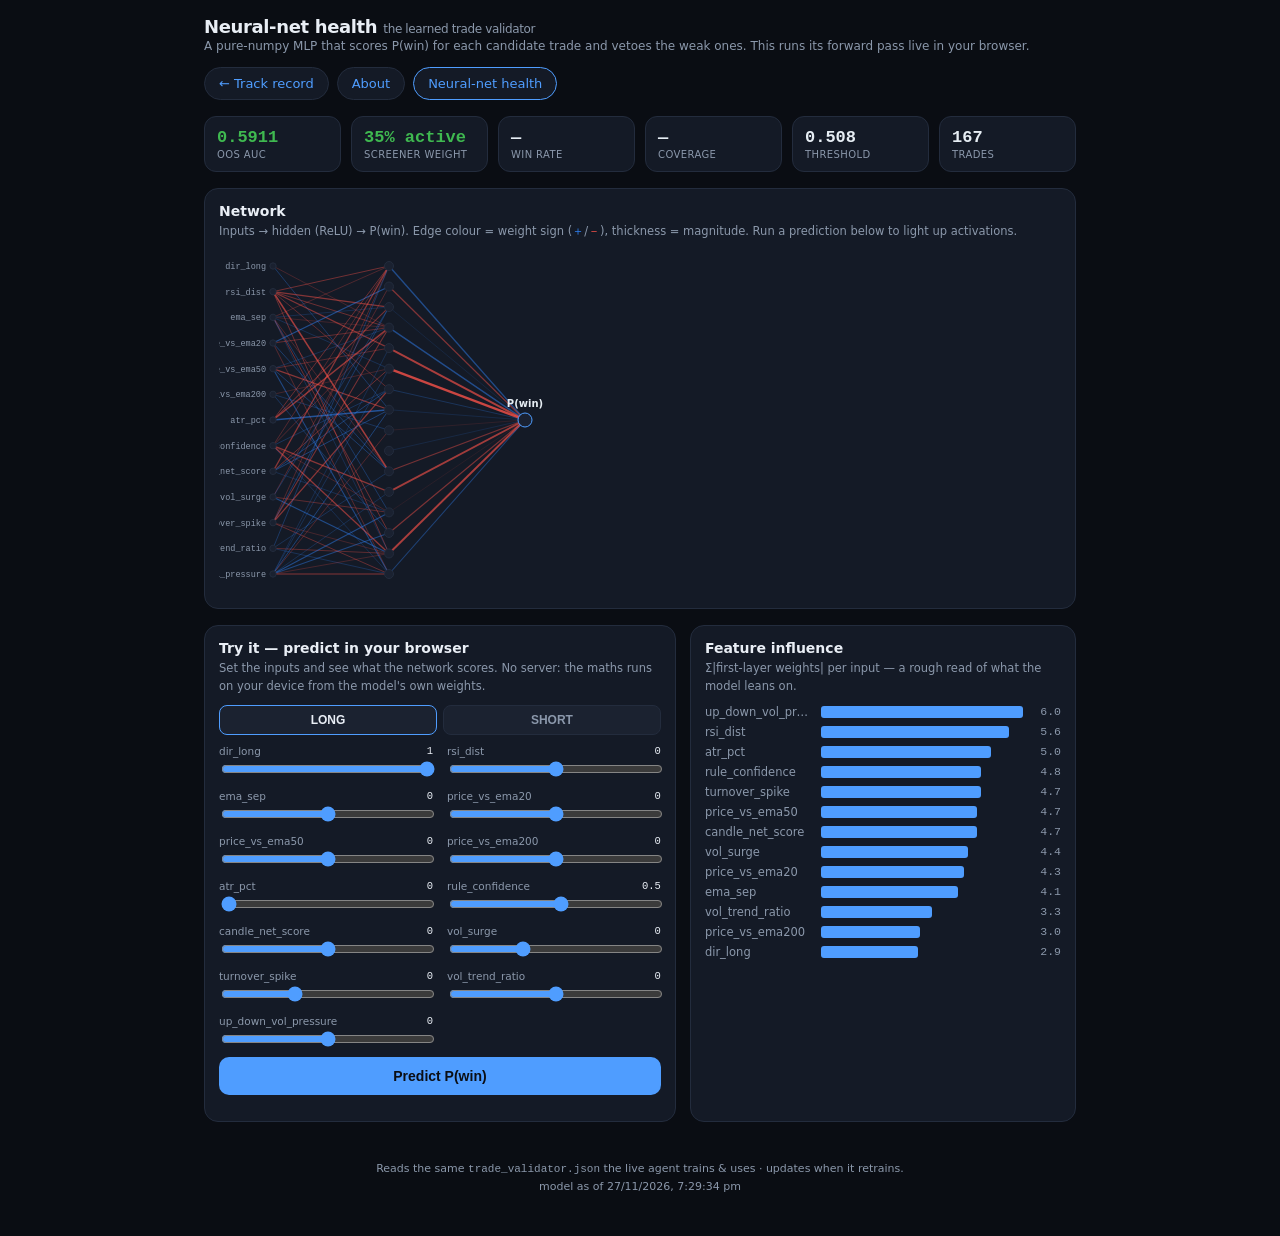
<file: docs/nn.html>
<!doctype html>
<html lang="en">
<head>
<meta charset="utf-8" />
<meta name="viewport" content="width=device-width, initial-scale=1, viewport-fit=cover" />
<title>A-MATS · neural-net health</title>
<meta name="description" content="The A-MATS trade-validator neural net: its weights, feature influence, and an in-browser predictor." />
<meta name="theme-color" content="#0b0e14" />
<meta property="og:type" content="website" />
<meta property="og:title" content="A-MATS — neural-net health" />
<meta property="og:description" content="Open up the learned trade validator: weights, feature influence, and a live in-browser predictor." />
<meta property="og:url" content="https://leela1836.github.io/A-MATS/nn.html" />
<meta property="og:image" content="https://leela1836.github.io/A-MATS/og.png" />
<meta name="twitter:card" content="summary_large_image" />
<meta name="twitter:image" content="https://leela1836.github.io/A-MATS/og.png" />
<style>
  :root{
    --bg:#0a0d13; --surface:#141a26; --surface2:#1b2230; --border:#232c3d;
    --border2:#2e3a54; --fg:#e9eef5; --muted:#8b98ab; --accent:#4f9dff; --green:#3fb950;
    --red:#f85149; --amber:#f0883e; --pos:#2f7ff0; --neg:#f85149;
    --amber-bg:rgba(240,136,62,.08); --amber-border:rgba(240,136,62,.3); --amber-text:#f0b58e;
  }
  *{box-sizing:border-box}
  html,body{margin:0;background:var(--bg);color:var(--fg);overflow-x:hidden;
    font-family:-apple-system,BlinkMacSystemFont,"Segoe UI",Roboto,system-ui,sans-serif;-webkit-font-smoothing:antialiased}
  a{color:var(--accent);text-decoration:none}
  .wrap{max-width:900px;margin:0 auto;padding:16px 14px 40px}
  .mono{font-family:ui-monospace,SFMono-Regular,Menlo,Consolas,monospace}
  header{display:flex;align-items:center;justify-content:space-between;gap:8px;margin-bottom:2px;flex-wrap:wrap}
  .brand{font-weight:700;font-size:18px;letter-spacing:-.02em}
  .brand span{color:var(--muted);font-weight:400;font-size:12px;margin-left:6px}
  .sub{color:var(--muted);font-size:12px;margin:2px 0 14px}
  .nav{display:flex;gap:8px;margin-bottom:16px;flex-wrap:wrap}
  .nav a{background:var(--surface);border:1px solid var(--border);border-radius:999px;padding:8px 14px;font-size:13px;font-weight:500}
  .nav a.active{border-color:var(--accent);color:var(--accent)}
  .tiles{display:grid;grid-template-columns:repeat(auto-fit,minmax(120px,1fr));gap:10px;margin-bottom:16px}
  .tile{background:var(--surface);border:1px solid var(--border);border-radius:12px;padding:11px 12px;overflow:hidden}
  .tile .v{font-size:17px;font-weight:600}
  .tile .l{font-size:10px;color:var(--muted);margin-top:2px;text-transform:uppercase;letter-spacing:.04em}
  .card{background:var(--surface);border:1px solid var(--border);border-radius:14px;padding:14px;margin-bottom:16px}
  .card h2{margin:0 0 4px;font-size:14px;font-weight:600}
  .card p.hint{margin:0 0 10px;color:var(--muted);font-size:11.5px;line-height:1.5}
  .graph{width:100%;overflow-x:auto}
  .fi{display:flex;flex-direction:column;gap:6px}
  .firow{display:grid;grid-template-columns:minmax(0,108px) 1fr 30px;align-items:center;gap:8px;font-size:11.5px}
  .firow>span:first-child{overflow:hidden;text-overflow:ellipsis;white-space:nowrap}
  .fibar{height:12px;background:var(--accent);border-radius:3px;min-width:2px}
  .grid2{display:grid;grid-template-columns:1fr;gap:14px}
  @media(min-width:640px){.grid2{grid-template-columns:1.1fr .9fr}}
  .sliders{display:grid;grid-template-columns:1fr 1fr;gap:9px 14px}
  .sl label{display:block;font-size:10.5px;color:var(--muted);margin-bottom:2px;display:flex;justify-content:space-between}
  .sl input[type=range]{width:100%;accent-color:var(--accent)}
  .val{color:var(--fg)}
  .toggle{display:flex;gap:6px;margin:4px 0 10px}
  .toggle button{flex:1;background:var(--surface2);border:1px solid var(--border);color:var(--muted);border-radius:8px;padding:7px;font-size:12px;font-weight:600;cursor:pointer}
  .toggle button.on{border-color:var(--accent);color:var(--fg)}
  .predict{width:100%;background:var(--accent);color:#0b0e14;border:0;border-radius:10px;padding:11px;font-weight:600;font-size:14px;cursor:pointer;margin-top:6px}
  .verdict{text-align:center;margin-top:12px}
  .badge{display:inline-block;padding:5px 14px;border-radius:999px;font-weight:700;font-size:13px}
  .take{background:rgba(63,185,80,.15);color:var(--green)} .skip{background:rgba(248,81,73,.15);color:var(--red)}
  footer{color:var(--muted);font-size:11px;text-align:center;margin-top:22px;line-height:1.6}
</style>
</head>
<body>
<div class="wrap">
  <header><div class="brand">Neural-net health<span>the learned trade validator</span></div></header>
  <div class="sub">A pure-numpy MLP that scores P(win) for each candidate trade and vetoes the weak ones. This runs its forward pass live in your browser.</div>
  <div class="nav"><a href="./">← Track record</a><a href="./about.html">About</a><a class="active" href="./nn.html">Neural-net health</a></div>

  <div id="auc-warn" hidden style="background:var(--amber-bg);border:1px solid var(--amber-border);color:var(--amber-text);border-radius:10px;padding:9px 12px;font-size:12px;margin-bottom:12px;line-height:1.5">
    ⚠ <b>Model not yet trusted (AUC ≤ 0.55 — coin-flip territory).</b> The screener is ignoring its score and ranking candidates on confidence + room-to-target instead. The model will be reactivated automatically once it earns OOS AUC &gt; 0.55 through more live training data.
  </div>
  <div class="tiles" id="tiles"></div>

  <div class="card">
    <h2>Network</h2>
    <p class="hint">Inputs → hidden (ReLU) → P(win). Edge colour = weight sign (<span style="color:var(--pos)">＋</span>/<span style="color:var(--neg)">－</span>), thickness = magnitude. Run a prediction below to light up activations.</p>
    <div class="graph" id="graph"></div>
  </div>

  <div class="grid2">
    <div class="card">
      <h2>Try it — predict in your browser</h2>
      <p class="hint">Set the inputs and see what the network scores. No server: the maths runs on your device from the model's own weights.</p>
      <div class="toggle"><button id="tl" class="on" onclick="setDir('long')">LONG</button><button id="ts" onclick="setDir('short')">SHORT</button></div>
      <div class="sliders" id="sliders"></div>
      <button class="predict" onclick="predict()">Predict P(win)</button>
      <div class="verdict" id="verdict"></div>
    </div>
    <div class="card">
      <h2>Feature influence</h2>
      <p class="hint">Σ|first-layer weights| per input — a rough read of what the model leans on.</p>
      <div class="fi" id="fi"></div>
    </div>
  </div>

  <footer>Reads the same <span class="mono">trade_validator.json</span> the live agent trains & uses · updates when it retrains.<br><span id="stamp"></span></footer>
</div>

<script>
const C={pos:'#2f7ff0',neg:'#f85149',muted:'#8b98ab',accent:'#4f9dff',green:'#3fb950',red:'#f85149',fg:'#e6edf3',border:'#232c3d',surface2:'#1a2130'};
let M=null, DIR='long';

function tiles(m){
  const meta=m.meta||{};
  const auc=meta.oos_auc;
  const aucTrusted=auc!=null&&auc>0.55;
  const aucCol=aucTrusted?C.green:C.red;
  const t=[
    ['OOS AUC',(auc??'—'),aucCol],
    ['Screener weight',aucTrusted?'35% active':'⚠ sidelined',aucTrusted?C.green:C.amber],
    ['Win rate',meta.oos_base_win_rate!=null?`${Math.round(meta.oos_base_win_rate*100)}→${Math.round((meta.oos_gated_win_rate||0)*100)}%`:'—',C.fg],
    ['Coverage',meta.oos_coverage!=null?Math.round(meta.oos_coverage*100)+'%':'—',C.fg],
    ['Threshold',m.threshold!=null?m.threshold.toFixed(3):'—',C.fg],
    ['Trades',meta.trades??meta.total??'—',C.fg],
  ];
  document.getElementById('tiles').innerHTML=t.map(([l,v,c])=>
    `<div class="tile"><div class="v mono" style="color:${c}">${v}</div><div class="l">${l}</div></div>`).join('');
  // Show a callout when the model is below the trust threshold
  const warn=document.getElementById('auc-warn');
  if(warn) warn.hidden=aucTrusted;
}

function graph(m,act){
  const W0=m.W[0], nin=W0.length, nh=W0[0].length; // in x hidden
  const W1=m.W[1]; // hidden x 1
  const width=Math.max(340, nin*4), H=340, padX=54, padR=34, top=16, bot=16;
  const colX=[padX, width/2, width-padR];
  const iy=i=>top+(H-top-bot)*(i/(nin-1||1));
  const hy=i=>top+(H-top-bot)*(i/(nh-1||1));
  const oy=(H)/2;
  const maxW0=Math.max(...W0.flat().map(Math.abs))||1, maxW1=Math.max(...W1.flat().map(Math.abs))||1;
  let e='';
  for(let i=0;i<nin;i++)for(let h=0;h<nh;h++){const w=W0[i][h];if(Math.abs(w)<0.38*maxW0)continue;
    e+=`<line x1="${colX[0]}" y1="${iy(i)}" x2="${colX[1]}" y2="${hy(h)}" stroke="${w>0?C.pos:C.neg}" stroke-width="${(Math.abs(w)/maxW0*1.6).toFixed(2)}" opacity="${(0.12+Math.abs(w)/maxW0*0.5).toFixed(2)}"/>`;}
  for(let h=0;h<nh;h++){const w=W1[h][0];
    e+=`<line x1="${colX[1]}" y1="${hy(h)}" x2="${colX[2]}" y2="${oy}" stroke="${w>0?C.pos:C.neg}" stroke-width="${(0.4+Math.abs(w)/maxW1*2).toFixed(2)}" opacity="${(0.2+Math.abs(w)/maxW1*0.6).toFixed(2)}"/>`;}
  const node=(x,y,r,fill,stroke)=>`<circle cx="${x}" cy="${y}" r="${r}" fill="${fill}" stroke="${stroke||C.border}" stroke-width="1"/>`;
  const tint=a=>a==null?C.surface2:`rgba(79,157,255,${Math.min(0.15+a*0.85,1).toFixed(2)})`;
  let n='';
  for(let i=0;i<nin;i++){n+=node(colX[0],iy(i),3.2,C.surface2);
    n+=`<text x="${colX[0]-7}" y="${iy(i)+3}" text-anchor="end" fill="${C.muted}" font-size="8.5" font-family="monospace">${m.feature_names[i]}</text>`;}
  for(let h=0;h<nh;h++) n+=node(colX[1],hy(h),4.5,tint(act?act[h]:null));
  n+=node(colX[2],oy,7,tint(act?act.out:null),C.accent);
  n+=`<text x="${colX[2]}" y="${oy-13}" text-anchor="middle" fill="${C.fg}" font-size="10" font-weight="600">P(win)</text>`;
  if(act)n+=`<text x="${colX[2]}" y="${oy+3.5}" text-anchor="middle" fill="#0b0e14" font-size="7.5" font-weight="700" font-family="monospace">${act.out.toFixed(2)}</text>`;
  document.getElementById('graph').innerHTML=`<svg width="${width}" height="${H}">${e}${n}</svg>`;
}

function featImportance(m){
  const W0=m.W[0];
  const imp=m.feature_names.map((f,i)=>[f,W0[i].reduce((s,w)=>s+Math.abs(w),0)]);
  const mx=Math.max(...imp.map(x=>x[1]))||1;
  imp.sort((a,b)=>b[1]-a[1]);
  document.getElementById('fi').innerHTML=imp.map(([f,v])=>
    `<div class="firow"><span style="color:var(--muted)">${f}</span><div class="fibar" style="width:${(v/mx*100).toFixed(0)}%"></div><span class="mono" style="text-align:right;color:var(--muted)">${v.toFixed(1)}</span></div>`).join('');
}

const RANGES={dir_long:[0,1,1],rsi_dist:[-1,1,.05],ema_sep:[-.1,.1,.005],price_vs_ema20:[-.1,.1,.005],price_vs_ema50:[-.1,.1,.005],price_vs_ema200:[-.15,.15,.005],atr_pct:[0,.08,.002],rule_confidence:[0,.95,.05],candle_net_score:[-1,1,.05],vol_surge:[-1,2,.05],turnover_spike:[-1,2,.05],vol_trend_ratio:[-1,1,.05],up_down_vol_pressure:[-1,1,.05]};
function sliders(m){
  document.getElementById('sliders').innerHTML=m.feature_names.map(f=>{
    const [lo,hi,st]=RANGES[f]||[-1,1,.05];const def=f==='dir_long'?1:f==='rule_confidence'?0.5:0;
    return `<div class="sl"><label>${f}<span class="val mono" id="v_${f}">${def}</span></label>
      <input type="range" min="${lo}" max="${hi}" step="${st}" value="${def}" id="s_${f}" oninput="document.getElementById('v_${f}').textContent=this.value"/></div>`;}).join('');
}
function setDir(d){DIR=d;document.getElementById('tl').classList.toggle('on',d==='long');
  document.getElementById('ts').classList.toggle('on',d==='short');
  const s=document.getElementById('s_dir_long');if(s){s.value=d==='long'?1:0;document.getElementById('v_dir_long').textContent=s.value;}}

function forward(m,x){
  const z=x.map((v,i)=>(v-m.scaler_mean[i])/m.scaler_std[i]); // standardize
  let a=z, acts=[];
  for(let l=0;l<m.W.length;l++){
    const Wl=m.W[l],bl=m.bias[l],out=[];
    for(let j=0;j<Wl[0].length;j++){let s=bl[j];for(let i=0;i<Wl.length;i++)s+=a[i]*Wl[i][j];out.push(s);}
    a = (l<m.W.length-1)? out.map(v=>Math.max(0,v)) : out; // relu hidden, linear before sigmoid
    if(l<m.W.length-1)acts.push(a);
  }
  const p=1/(1+Math.exp(-Math.max(-30,Math.min(30,a[0]))));
  return {p, hidden:acts[0]};
}
function predict(){
  const x=M.feature_names.map(f=>parseFloat(document.getElementById('s_'+f).value));
  const {p,hidden}=forward(M,x);
  const hmax=Math.max(...hidden,1e-6), act=hidden.map(v=>v/hmax); act.out=p;
  graph(M,act);
  const take=p>=M.threshold;
  document.getElementById('verdict').innerHTML=
    `<div style="font-size:30px;font-weight:700" class="mono">${p.toFixed(3)}</div>
     <div class="badge ${take?'take':'skip'}">${take?'TAKE':'SKIP'} · vs ${M.threshold.toFixed(3)}</div>`;
}

async function load(){
  try{
    const r=await fetch('nn.json?t='+Date.now(),{cache:'no-store'});M=await r.json();
    if(!M.available){document.getElementById('tiles').innerHTML='<div style="grid-column:1/-1;color:var(--muted);padding:20px;text-align:center">No trained model published yet.</div>';return;}
    tiles(M);graph(M,null);featImportance(M);sliders(M);setDir('long');
    document.getElementById('stamp').textContent='model as of '+new Date(M.generated_at).toLocaleString('en-IN');
  }catch(e){document.getElementById('tiles').innerHTML='<div style="grid-column:1/-1;color:var(--muted);padding:20px;text-align:center">Waiting for the model to publish…</div>';}
}
load();
</script>
</body>
</html>
</file>
